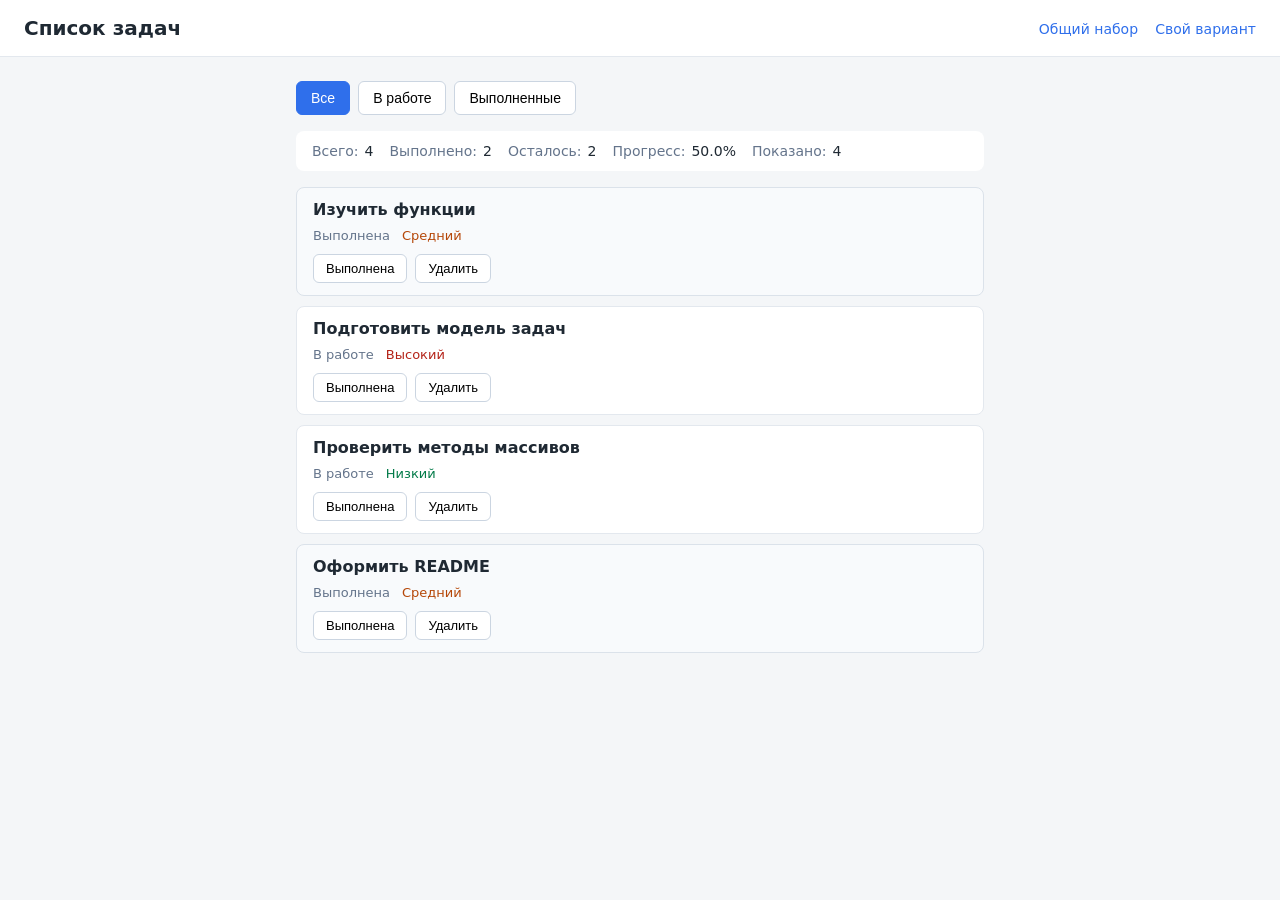
<file: practice-03/index.html>
<!doctype html>
<html lang="ru">
  <head>
    <meta charset="UTF-8">
    <meta name="viewport" content="width=device-width, initial-scale=1.0">
    <title>ПР3 — Список задач</title>
    <link rel="stylesheet" href="./styles.css">
  </head>
  <body>
    <header class="app-header">
      <h1>Список задач</h1>
      <nav class="dataset-nav">
        <a href="./index.html">Общий набор</a>
        <a href="./index.html?dataset=variant">Свой вариант</a>
      </nav>
    </header>

    <main class="app-main">
      <section class="filters" id="task-filters" aria-label="Фильтры задач">
        <button type="button" data-filter="all" class="is-active" aria-pressed="true">
          <span class="action-label">Все</span>
        </button>
        <button type="button" data-filter="pending" aria-pressed="false">
          <span class="action-label">В работе</span>
        </button>
        <button type="button" data-filter="completed" aria-pressed="false">
          <span class="action-label">Выполненные</span>
        </button>
      </section>

      <section class="summary" id="task-summary" aria-label="Сводка">
        <div class="stat">
          <span class="stat-label">Всего:</span>
          <span data-stat="total">0</span>
        </div>
        <div class="stat">
          <span class="stat-label">Выполнено:</span>
          <span data-stat="completed">0</span>
        </div>
        <div class="stat">
          <span class="stat-label">Осталось:</span>
          <span data-stat="pending">0</span>
        </div>
        <div class="stat">
          <span class="stat-label">Прогресс:</span>
          <span data-stat="progress">0.0%</span>
        </div>
        <div class="stat">
          <span class="stat-label">Показано:</span>
          <span data-stat="visible">0</span>
        </div>
      </section>

      <p class="operation-message" id="operation-message" hidden></p>
      <p class="empty-message" id="empty-message" hidden></p>

      <ul class="task-list" id="task-list" aria-label="Список задач"></ul>
    </main>

    <script type="module" src="./src/main.js"></script>
  </body>
</html>
</file>
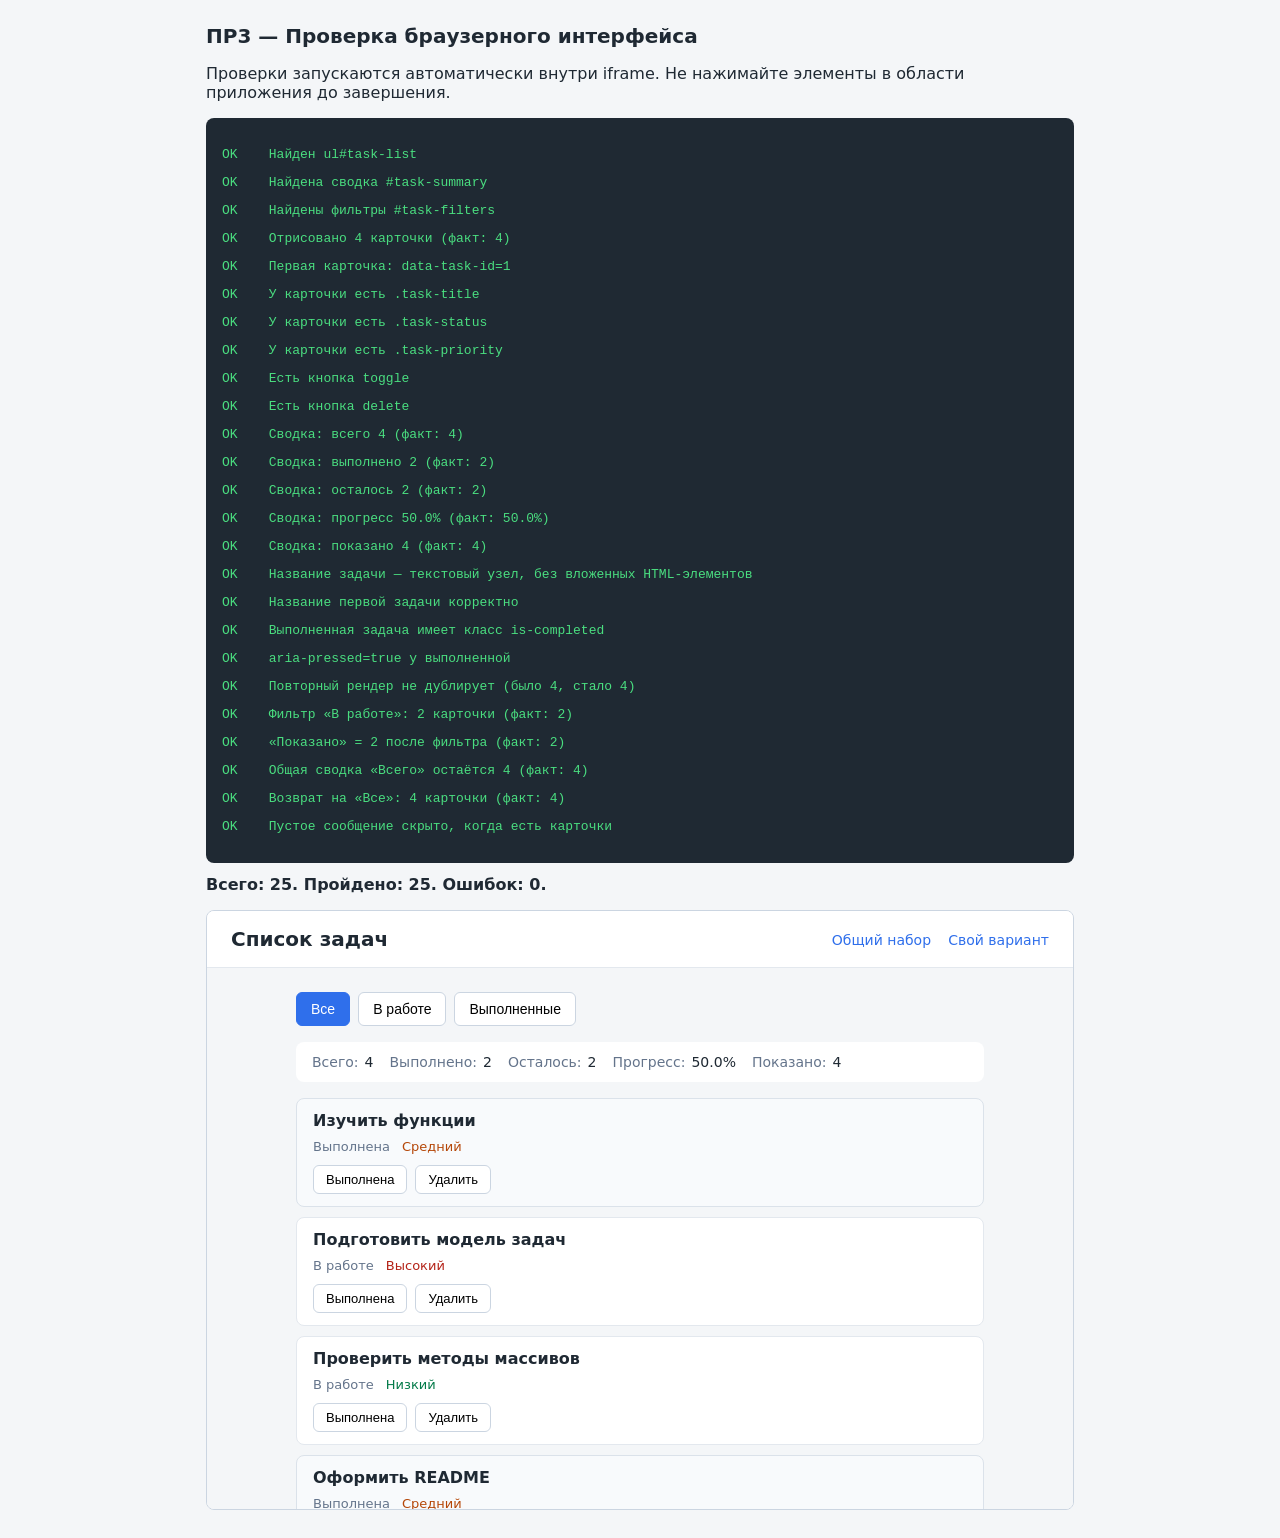
<file: practice-03/checks.html>
<!doctype html>
<html lang="ru">
  <head>
    <meta charset="UTF-8">
    <title>ПР3 — Браузерные проверки</title>
    <link rel="stylesheet" href="./styles.css">
    <style>
      body { max-width: 900px; margin: 24px auto; padding: 0 16px; }
      h1 { font-size: 20px; }
      #report { background: #1f2933; color: #d1d5db; padding: 16px; border-radius: 8px; font-family: monospace; font-size: 13px; white-space: pre-wrap; }
      .ok { color: #4ade80; }
      .fail { color: #f87171; }
      #test-frame { width: 100%; height: 600px; border: 1px solid #cbd5e1; border-radius: 8px; margin-top: 16px; background: #fff; }
      #summary { font-weight: bold; margin-top: 12px; font-size: 16px; }
    </style>
  </head>
  <body>
    <h1>ПР3 — Проверка браузерного интерфейса</h1>
    <p>Проверки запускаются автоматически внутри iframe. Не нажимайте элементы в области приложения до завершения.</p>
    <div id="report"></div>
    <div id="summary"></div>
    <iframe id="test-frame" src="./index.html"></iframe>
    <script type="module" src="./checks/browser.checks.js"></script>
  </body>
</html>
</file>
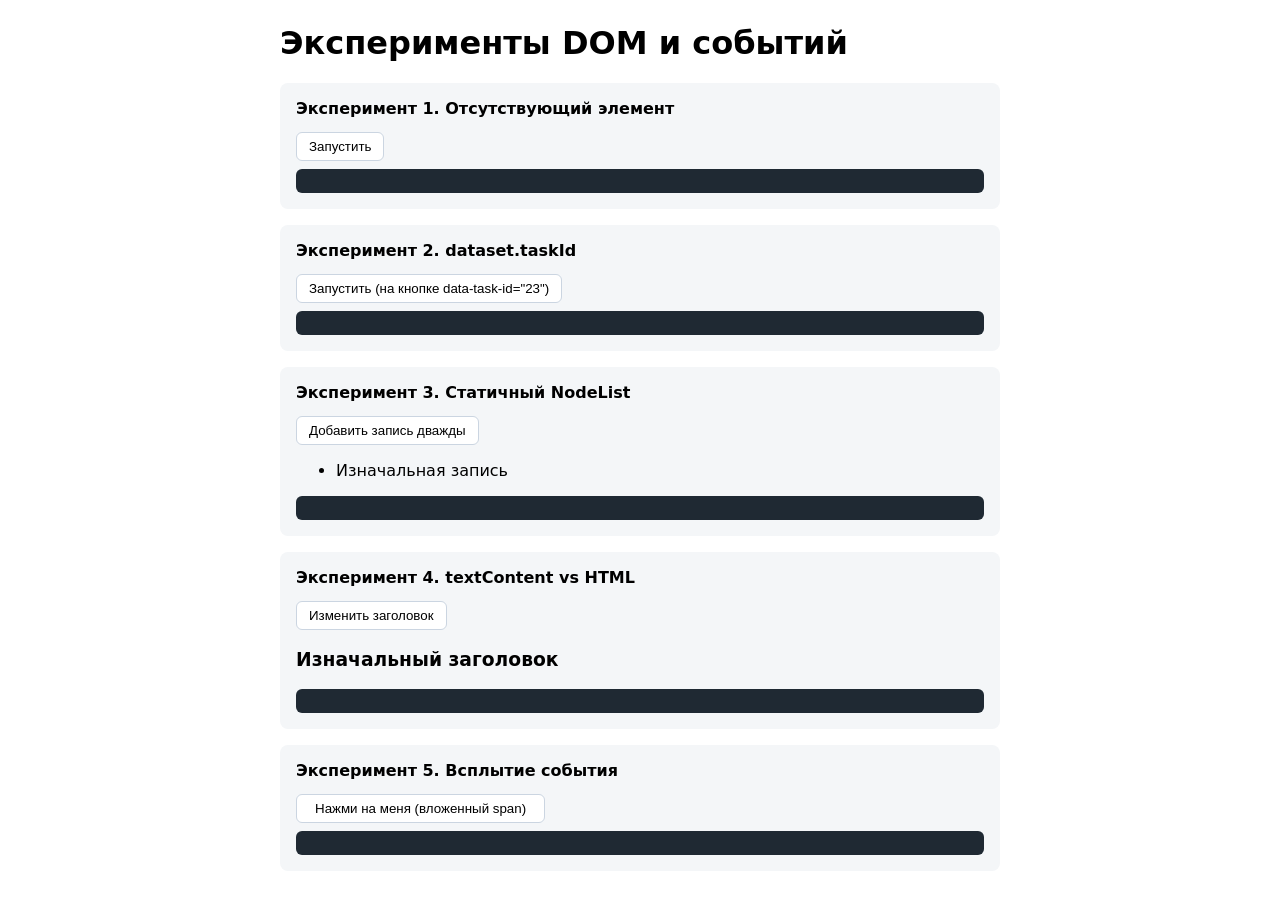
<file: practice-03/examples/dom-events.html>
<!doctype html>
<html lang="ru">
  <head>
    <meta charset="UTF-8">
    <title>ПР3 — Эксперименты DOM и событий</title>
    <style>
      body { font-family: system-ui, sans-serif; max-width: 720px; margin: 24px auto; padding: 0 16px; }
      section { background: #f4f6f8; border-radius: 8px; padding: 16px; margin-bottom: 16px; }
      h2 { font-size: 16px; margin: 0 0 8px; }
      button { padding: 6px 12px; border: 1px solid #cbd5e1; background: #fff; border-radius: 6px; cursor: pointer; margin-top: 6px; }
     .log { background: #1f2933; color: #d1d5db; padding: 12px; border-radius: 6px; font-family: monospace; font-size: 13px; max-height: 200px; overflow-y: auto; margin-top: 8px; white-space: pre-wrap; }
      #exp5-button span { padding: 4px 6px; }
      code { background: #e2e8f0; padding: 1px 4px; border-radius: 3px; }
    </style>
  </head>
  <body>
    <h1>Эксперименты DOM и событий</h1>

    <section>
      <h2>Эксперимент 1. Отсутствующий элемент</h2>
      <button data-test="1">Запустить</button>
      <div class="log" data-log="1"></div>
    </section>

    <section>
      <h2>Эксперимент 2. dataset.taskId</h2>
      <button data-test="2" data-task-id="23">Запустить (на кнопке data-task-id="23")</button>
      <div class="log" data-log="2"></div>
    </section>

    <section>
      <h2>Эксперимент 3. Статичный NodeList</h2>
      <button data-test="3">Добавить запись дважды</button>
      <ul id="exp3-list"><li>Изначальная запись</li></ul>
      <div class="log" data-log="3"></div>
    </section>

    <section>
      <h2>Эксперимент 4. textContent vs HTML</h2>
      <button data-test="4">Изменить заголовок</button>
      <h3 id="exp4-title">Изначальный заголовок</h3>
      <div class="log" data-log="4"></div>
    </section>

    <section>
      <h2>Эксперимент 5. Всплытие события</h2>
      <button data-test="5" id="exp5-button">
        <span id="exp5-span">Нажми на меня (вложенный span)</span>
      </button>
      <div class="log" data-log="5"></div>
    </section>

    <script type="module" src="./dom-events.js"></script>
  </body>
</html>
</file>
<file: practice-03/styles.css>
* { box-sizing: border-box; }

body {
  margin: 0;
  font-family: system-ui, -apple-system, "Segoe UI", sans-serif;
  background: #f4f6f8;
  color: #1f2933;
}

.app-header {
  padding: 16px 24px;
  background: #ffffff;
  border-bottom: 1px solid #e3e8ee;
  display: flex;
  justify-content: space-between;
  align-items: center;
  flex-wrap: wrap;
  gap: 12px;
}

.app-header h1 {
  margin: 0;
  font-size: 20px;
}

.dataset-nav a {
  margin-left: 12px;
  color: #2f6feb;
  text-decoration: none;
  font-size: 14px;
}

.dataset-nav a:hover { text-decoration: underline; }

.app-main {
  max-width: 720px;
  margin: 24px auto;
  padding: 0 16px;
}

.filters {
  display: flex;
  gap: 8px;
  margin-bottom: 16px;
}

.filters button {
  padding: 8px 14px;
  border: 1px solid #cbd5e1;
  background: #ffffff;
  border-radius: 6px;
  cursor: pointer;
  font-size: 14px;
}

.filters button:hover { background: #f1f5f9; }
.filters button.is-active {
  background: #2f6feb;
  color: #ffffff;
  border-color: #2f6feb;
}

.summary {
  display: flex;
  flex-wrap: wrap;
  gap: 16px;
  padding: 12px 16px;
  background: #ffffff;
  border-radius: 8px;
  margin-bottom: 16px;
  font-size: 14px;
}

.stat { display: flex; gap: 6px; }
.stat-label { color: #64748b; }

.operation-message {
  color: #b42318;
  background: #fee4e2;
  padding: 8px 12px;
  border-radius: 6px;
  margin: 8px 0;
  font-size: 14px;
}

.empty-message {
  color: #475569;
  background: #ffffff;
  padding: 16px;
  border-radius: 8px;
  text-align: center;
  margin: 16px 0;
  font-size: 14px;
}

.task-list {
  list-style: none;
  margin: 0;
  padding: 0;
  display: flex;
  flex-direction: column;
  gap: 10px;
}

.task-card {
  background: #ffffff;
  border: 1px solid #e3e8ee;
  border-radius: 8px;
  padding: 12px 16px;
}

.task-card.is-completed {
  background: #f8fafc;
  border-color: #dbe2ea;
}

.task-title {
  margin: 0 0 6px;
  font-size: 16px;
  word-break: break-word;
}

.task-status,
.task-priority {
  display: inline-block;
  margin-right: 12px;
  font-size: 13px;
  color: #64748b;
}

.task-priority[data-priority="high"]   { color: #b42318; }
.task-priority[data-priority="medium"] { color: #b54708; }
.task-priority[data-priority="low"]    { color: #027a48; }

.task-actions {
  display: flex;
  gap: 8px;
  margin-top: 10px;
}

.task-actions button {
  padding: 6px 12px;
  border: 1px solid #cbd5e1;
  background: #ffffff;
  border-radius: 6px;
  cursor: pointer;
  font-size: 13px;
}

.task-actions button:hover { background: #f1f5f9; }

.task-actions button[data-action="delete"]:hover {
  background: #fee4e2;
  border-color: #fda29b;
  color: #b42318;
}

button:focus-visible {
  outline: 2px solid #2f6feb;
  outline-offset: 2px;
}

[hidden] { display: none !important; }
</file>
